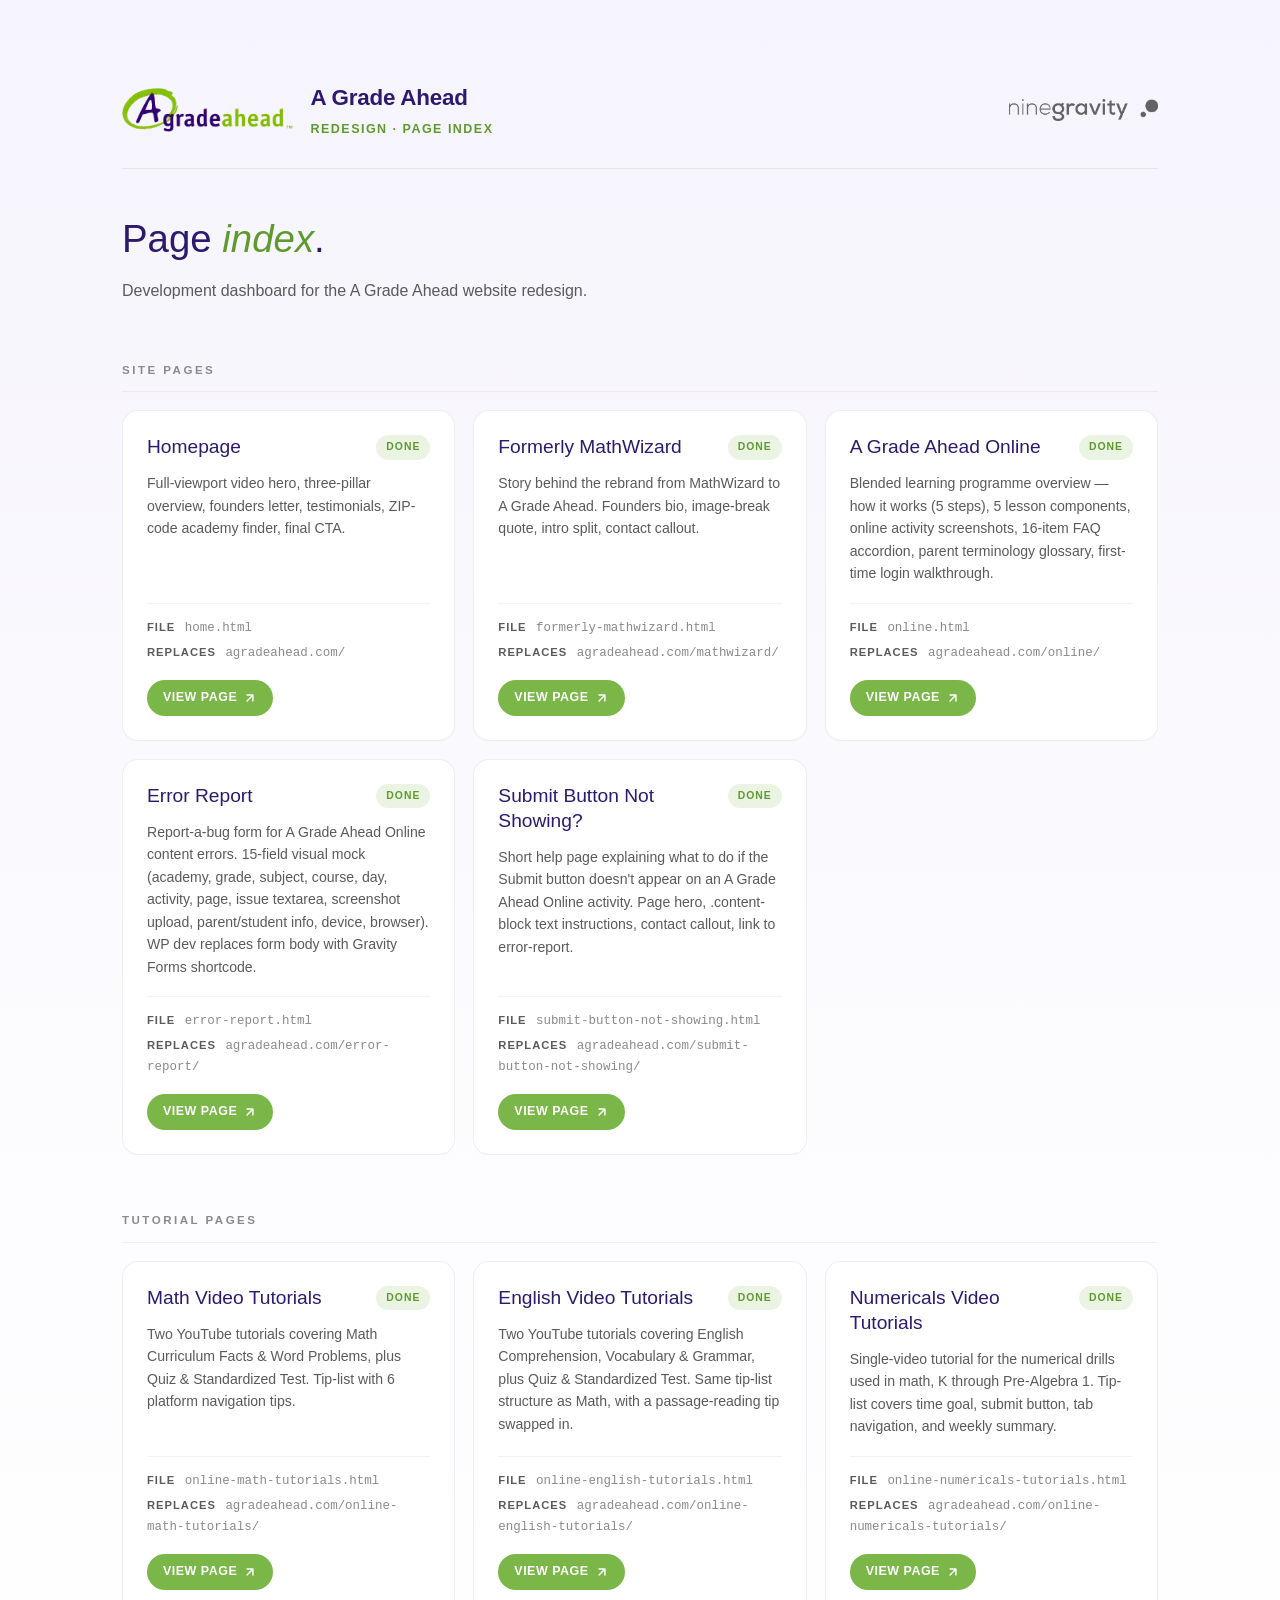
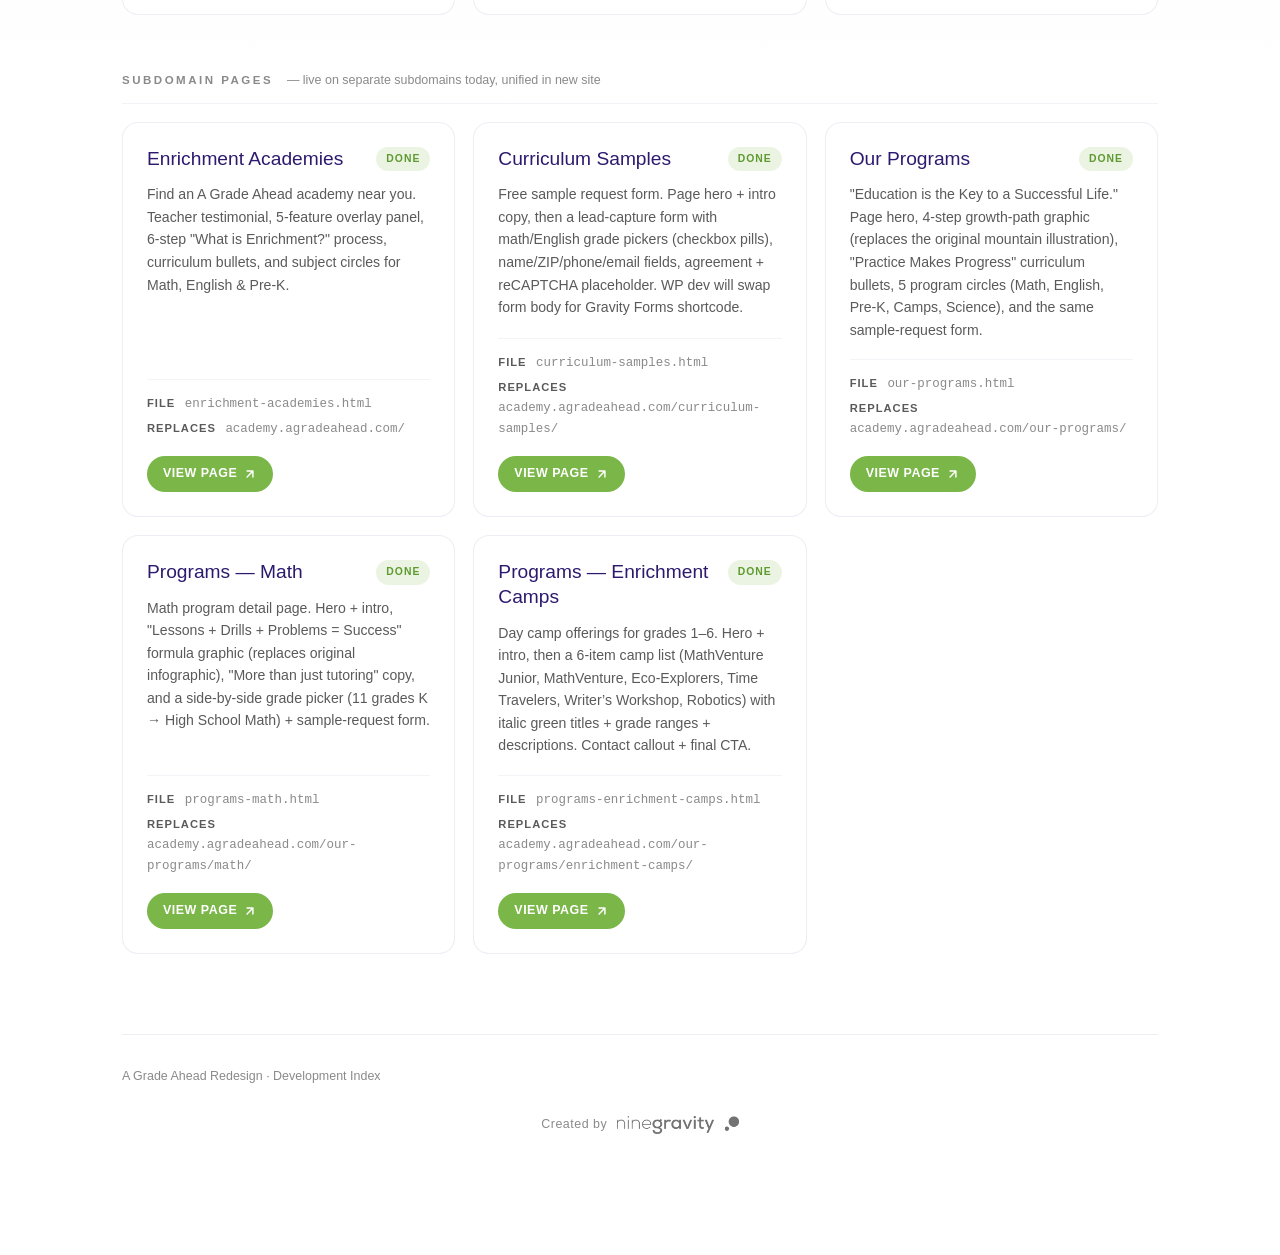
<file: index.html>
<!DOCTYPE html>
<html lang="en">
<head>
  <meta charset="UTF-8">
  <meta name="viewport" content="width=device-width, initial-scale=1.0">
  <title>Page Index | A Grade Ahead Redesign</title>
  <meta name="description" content="Development index for the A Grade Ahead website redesign. Each page opens in a new tab.">
  <meta name="robots" content="noindex,nofollow">


  <style>
    *, *::before, *::after { margin: 0; padding: 0; box-sizing: border-box; }
    :root {
      --purple-deep: #2D1A6E;
      --purple-mid: #312783;
      --purple-light: #4A3A9F;
      --green-primary: #7AB648;
      --green-dark: #5E9A2F;
      --green-light: #8EC95E;
      --navy: #1B1547;
      --white: #FFFFFF;
      --off-white: #F8F7F4;
      --warm-grey: #F2F0EB;
      --text-dark: #2C2C2C;
      --text-mid: #5A5A5A;
      --text-light: #8A8A8A;
      --font-heading: 'Arial Narrow', Arial, sans-serif;
      --font-body: 'Arial Narrow', Arial, sans-serif;
    }
    html { font-size: 16px; }
    body {
      font-family: var(--font-body);
      color: var(--text-dark);
      background: linear-gradient(180deg, #f6f4fc 0%, #ffffff 60%);
      min-height: 100vh;
      line-height: 1.6;
      -webkit-font-smoothing: antialiased;
    }
    a { color: inherit; text-decoration: none; transition: all 0.25s ease; }

    .index-shell {
      max-width: 1100px;
      margin: 0 auto;
      padding: 80px 32px 120px;
    }

    .index-header {
      display: flex;
      align-items: center;
      gap: 18px;
      margin-bottom: 48px;
      padding-bottom: 28px;
      border-bottom: 1px solid rgba(45,26,110,0.08);
    }
    .index-header__logo img {
      height: 44px;
      width: auto;
      display: block;
    }
    .index-header__brand {
      flex: 1;
    }
    .index-header__brand-name {
      font-family: var(--font-heading);
      font-size: 1.4rem;
      font-weight: 600;
      color: var(--purple-deep);
      letter-spacing: -0.01em;
    }
    .index-header__tag {
      font-size: 0.78rem;
      letter-spacing: 1.5px;
      text-transform: uppercase;
      color: var(--green-dark);
      font-weight: 600;
      margin-top: 4px;
    }
    .index-header__credit {
      display: inline-flex;
      align-items: center;
      transition: opacity 0.25s ease;
      flex-shrink: 0;
    }
    .index-header__credit img {
      height: 22px;
      width: auto;
      display: block;
      opacity: 0.6;
      transition: opacity 0.25s ease;
    }
    .index-header__credit:hover img { opacity: 1; }

    .index-intro {
      margin-bottom: 56px;
      max-width: 720px;
    }
    .index-intro h1 {
      font-family: var(--font-heading);
      font-size: 2.4rem;
      font-weight: 500;
      color: var(--purple-deep);
      line-height: 1.15;
      margin-bottom: 16px;
    }
    .index-intro h1 em {
      color: var(--green-dark);
      font-style: italic;
      font-weight: 500;
    }
    .index-intro p {
      font-size: 1rem;
      color: var(--text-mid);
      line-height: 1.75;
      font-weight: 300;
    }
    .index-intro code {
      background: rgba(45,26,110,0.08);
      color: var(--purple-deep);
      padding: 2px 8px;
      border-radius: 4px;
      font-size: 0.88rem;
      font-family: ui-monospace, 'SF Mono', Menlo, Consolas, monospace;
    }

    .group-heading {
      font-size: 0.72rem;
      letter-spacing: 2.5px;
      text-transform: uppercase;
      color: var(--text-light);
      font-weight: 600;
      margin-bottom: 18px;
      padding-bottom: 12px;
      border-bottom: 1px solid rgba(45,26,110,0.06);
    }
    .group-heading:not(:first-of-type) {
      margin-top: 56px;
    }
    .group-heading__sub {
      color: var(--text-light);
      font-weight: 400;
      text-transform: none;
      letter-spacing: 0;
      margin-left: 8px;
      font-size: 0.78rem;
    }

    .pages {
      display: grid;
      grid-template-columns: repeat(auto-fill, minmax(320px, 1fr));
      gap: 18px;
    }

    .page-card {
      display: flex;
      flex-direction: column;
      background: var(--white);
      border: 1px solid rgba(45,26,110,0.08);
      border-radius: 16px;
      padding: 24px;
      position: relative;
      transition: all 0.3s ease;
      overflow: hidden;
    }
    .page-card:not(.page-card--pending):hover {
      transform: translateY(-3px);
      border-color: rgba(122,182,72,0.4);
      box-shadow: 0 14px 40px rgba(45,26,110,0.08);
    }
    .page-card::before {
      content: '';
      position: absolute;
      top: 0; left: 0;
      width: 4px;
      height: 100%;
      background: linear-gradient(180deg, var(--green-primary), var(--green-dark));
      opacity: 0;
      transition: opacity 0.3s ease;
    }
    .page-card:not(.page-card--pending):hover::before { opacity: 1; }

    .page-card__top {
      display: flex;
      align-items: flex-start;
      justify-content: space-between;
      gap: 12px;
      margin-bottom: 12px;
    }
    .page-card__title {
      font-family: var(--font-heading);
      font-size: 1.2rem;
      font-weight: 500;
      color: var(--purple-deep);
      line-height: 1.3;
    }
    .page-card__badge {
      font-size: 0.65rem;
      letter-spacing: 1px;
      text-transform: uppercase;
      font-weight: 600;
      padding: 4px 10px;
      border-radius: 20px;
      flex-shrink: 0;
      white-space: nowrap;
    }
    .page-card__badge--done {
      background: rgba(122,182,72,0.15);
      color: var(--green-dark);
    }
    .page-card__badge--pending {
      background: rgba(45,26,110,0.08);
      color: var(--text-light);
    }
    .page-card__desc {
      font-size: 0.88rem;
      color: var(--text-mid);
      line-height: 1.6;
      font-weight: 300;
      margin-bottom: 18px;
      flex: 1;
    }
    .page-card__meta {
      display: flex;
      flex-direction: column;
      gap: 4px;
      font-size: 0.78rem;
      color: var(--text-light);
      margin-bottom: 16px;
      padding-top: 14px;
      border-top: 1px solid rgba(45,26,110,0.05);
    }
    .page-card__meta strong {
      color: var(--text-mid);
      font-weight: 600;
      font-size: 0.7rem;
      letter-spacing: 1px;
      text-transform: uppercase;
      margin-right: 6px;
    }
    .page-card__meta code {
      font-family: ui-monospace, 'SF Mono', Menlo, Consolas, monospace;
      font-size: 0.78rem;
    }
    .page-card__actions {
      display: flex;
      gap: 8px;
      align-items: center;
    }
    .page-card__btn {
      display: inline-flex;
      align-items: center;
      gap: 6px;
      padding: 8px 16px;
      border-radius: 30px;
      font-size: 0.78rem;
      font-weight: 600;
      letter-spacing: 0.5px;
      text-transform: uppercase;
      transition: all 0.25s ease;
    }
    .page-card__btn--primary {
      background: var(--green-primary);
      color: var(--white);
    }
    .page-card__btn--primary:hover {
      background: var(--green-dark);
      transform: translateX(2px);
    }
    .page-card__btn--ghost {
      color: var(--purple-deep);
      border: 1px solid rgba(45,26,110,0.15);
      background: transparent;
    }
    .page-card__btn--ghost:hover {
      border-color: var(--purple-deep);
      background: rgba(45,26,110,0.04);
    }
    .page-card__btn svg { width: 14px; height: 14px; }

    .page-card--pending {
      background: repeating-linear-gradient(
        45deg,
        var(--white),
        var(--white) 10px,
        rgba(45,26,110,0.02) 10px,
        rgba(45,26,110,0.02) 20px
      );
      opacity: 0.85;
    }
    .page-card--pending .page-card__title { color: var(--text-mid); }

    .index-footer {
      margin-top: 80px;
      padding-top: 32px;
      border-top: 1px solid rgba(45,26,110,0.08);
      display: flex;
      align-items: center;
      justify-content: space-between;
      flex-wrap: wrap;
      gap: 16px;
      font-size: 0.78rem;
      color: var(--text-light);
    }
    .index-footer a { color: var(--purple-deep); border-bottom: 1px solid rgba(45,26,110,0.2); }
    .index-footer a:hover { color: var(--green-dark); border-color: var(--green-dark); }

    .index-credit {
      display: flex;
      align-items: center;
      justify-content: center;
      gap: 10px;
      margin-top: 28px;
      font-size: 0.78rem;
      color: var(--text-light);
      letter-spacing: 0.5px;
    }
    .index-credit a {
      display: inline-flex;
      align-items: center;
      border-bottom: 0;
      transition: opacity 0.25s ease;
    }
    .index-credit img {
      height: 18px;
      width: auto;
      display: block;
      opacity: 0.55;
      transition: opacity 0.25s ease;
    }
    .index-credit a:hover img { opacity: 1; }

    @media (max-width: 600px) {
      .index-shell { padding: 48px 20px 80px; }
      .index-header { flex-wrap: wrap; }
      .index-intro h1 { font-size: 1.8rem; }
      .pages { grid-template-columns: 1fr; }
    }
  </style>
</head>
<body>
  <main class="index-shell">

    <header class="index-header">
      <div class="index-header__logo">
        <img src="agradeahead-assets/logo-dark.png" alt="A Grade Ahead">
      </div>
      <div class="index-header__brand">
        <div class="index-header__brand-name">A Grade Ahead</div>
        <div class="index-header__tag">Redesign &middot; Page Index</div>
      </div>
      <a href="https://ninegravity.com" target="_blank" rel="noopener" class="index-header__credit" aria-label="Built by ninegravity">
        <img src="agradeahead-assets/NG-Logo.png" alt="ninegravity">
      </a>
    </header>

    <section class="index-intro">
      <h1>Page <em>index</em>.</h1>
      <p>Development dashboard for the A Grade Ahead website redesign.</p>
    </section>

    <h2 class="group-heading">Site Pages</h2>
    <div class="pages">

      <article class="page-card">
        <div class="page-card__top">
          <h3 class="page-card__title">Homepage</h3>
          <span class="page-card__badge page-card__badge--done">Done</span>
        </div>
        <p class="page-card__desc">Full-viewport video hero, three-pillar overview, founders letter, testimonials, ZIP-code academy finder, final CTA.</p>
        <div class="page-card__meta">
          <div><strong>File</strong> <code>home.html</code></div>
          <div><strong>Replaces</strong> <code>agradeahead.com/</code></div>
        </div>
        <div class="page-card__actions">
          <a href="home.html" target="_blank" rel="noopener" class="page-card__btn page-card__btn--primary">
            View Page
            <svg viewBox="0 0 24 24" fill="none" stroke="currentColor" stroke-width="2.5" stroke-linecap="round" stroke-linejoin="round"><path d="M7 17L17 7M17 7H7M17 7V17"/></svg>
          </a>
        </div>
      </article>

      <article class="page-card">
        <div class="page-card__top">
          <h3 class="page-card__title">Formerly MathWizard</h3>
          <span class="page-card__badge page-card__badge--done">Done</span>
        </div>
        <p class="page-card__desc">Story behind the rebrand from MathWizard to A Grade Ahead. Founders bio, image-break quote, intro split, contact callout.</p>
        <div class="page-card__meta">
          <div><strong>File</strong> <code>formerly-mathwizard.html</code></div>
          <div><strong>Replaces</strong> <code>agradeahead.com/mathwizard/</code></div>
        </div>
        <div class="page-card__actions">
          <a href="formerly-mathwizard.html" target="_blank" rel="noopener" class="page-card__btn page-card__btn--primary">
            View Page
            <svg viewBox="0 0 24 24" fill="none" stroke="currentColor" stroke-width="2.5" stroke-linecap="round" stroke-linejoin="round"><path d="M7 17L17 7M17 7H7M17 7V17"/></svg>
          </a>
        </div>
      </article>

      <article class="page-card">
        <div class="page-card__top">
          <h3 class="page-card__title">A Grade Ahead Online</h3>
          <span class="page-card__badge page-card__badge--done">Done</span>
        </div>
        <p class="page-card__desc">Blended learning programme overview &mdash; how it works (5 steps), 5 lesson components, online activity screenshots, 16-item FAQ accordion, parent terminology glossary, first-time login walkthrough.</p>
        <div class="page-card__meta">
          <div><strong>File</strong> <code>online.html</code></div>
          <div><strong>Replaces</strong> <code>agradeahead.com/online/</code></div>
        </div>
        <div class="page-card__actions">
          <a href="online.html" target="_blank" rel="noopener" class="page-card__btn page-card__btn--primary">
            View Page
            <svg viewBox="0 0 24 24" fill="none" stroke="currentColor" stroke-width="2.5" stroke-linecap="round" stroke-linejoin="round"><path d="M7 17L17 7M17 7H7M17 7V17"/></svg>
          </a>
        </div>
      </article>

      <article class="page-card">
        <div class="page-card__top">
          <h3 class="page-card__title">Error Report</h3>
          <span class="page-card__badge page-card__badge--done">Done</span>
        </div>
        <p class="page-card__desc">Report-a-bug form for A Grade Ahead Online content errors. 15-field visual mock (academy, grade, subject, course, day, activity, page, issue textarea, screenshot upload, parent/student info, device, browser). WP dev replaces form body with Gravity Forms shortcode.</p>
        <div class="page-card__meta">
          <div><strong>File</strong> <code>error-report.html</code></div>
          <div><strong>Replaces</strong> <code>agradeahead.com/error-report/</code></div>
        </div>
        <div class="page-card__actions">
          <a href="error-report.html" target="_blank" rel="noopener" class="page-card__btn page-card__btn--primary">
            View Page
            <svg viewBox="0 0 24 24" fill="none" stroke="currentColor" stroke-width="2.5" stroke-linecap="round" stroke-linejoin="round"><path d="M7 17L17 7M17 7H7M17 7V17"/></svg>
          </a>
        </div>
      </article>

      <article class="page-card">
        <div class="page-card__top">
          <h3 class="page-card__title">Submit Button Not Showing?</h3>
          <span class="page-card__badge page-card__badge--done">Done</span>
        </div>
        <p class="page-card__desc">Short help page explaining what to do if the Submit button doesn't appear on an A Grade Ahead Online activity. Page hero, .content-block text instructions, contact callout, link to error-report.</p>
        <div class="page-card__meta">
          <div><strong>File</strong> <code>submit-button-not-showing.html</code></div>
          <div><strong>Replaces</strong> <code>agradeahead.com/submit-button-not-showing/</code></div>
        </div>
        <div class="page-card__actions">
          <a href="submit-button-not-showing.html" target="_blank" rel="noopener" class="page-card__btn page-card__btn--primary">
            View Page
            <svg viewBox="0 0 24 24" fill="none" stroke="currentColor" stroke-width="2.5" stroke-linecap="round" stroke-linejoin="round"><path d="M7 17L17 7M17 7H7M17 7V17"/></svg>
          </a>
        </div>
      </article>

    </div>

    <h2 class="group-heading">Tutorial Pages</h2>
    <div class="pages">

      <article class="page-card">
        <div class="page-card__top">
          <h3 class="page-card__title">Math Video Tutorials</h3>
          <span class="page-card__badge page-card__badge--done">Done</span>
        </div>
        <p class="page-card__desc">Two YouTube tutorials covering Math Curriculum Facts &amp; Word Problems, plus Quiz &amp; Standardized Test. Tip-list with 6 platform navigation tips.</p>
        <div class="page-card__meta">
          <div><strong>File</strong> <code>online-math-tutorials.html</code></div>
          <div><strong>Replaces</strong> <code>agradeahead.com/online-math-tutorials/</code></div>
        </div>
        <div class="page-card__actions">
          <a href="online-math-tutorials.html" target="_blank" rel="noopener" class="page-card__btn page-card__btn--primary">
            View Page
            <svg viewBox="0 0 24 24" fill="none" stroke="currentColor" stroke-width="2.5" stroke-linecap="round" stroke-linejoin="round"><path d="M7 17L17 7M17 7H7M17 7V17"/></svg>
          </a>
        </div>
      </article>

      <article class="page-card">
        <div class="page-card__top">
          <h3 class="page-card__title">English Video Tutorials</h3>
          <span class="page-card__badge page-card__badge--done">Done</span>
        </div>
        <p class="page-card__desc">Two YouTube tutorials covering English Comprehension, Vocabulary &amp; Grammar, plus Quiz &amp; Standardized Test. Same tip-list structure as Math, with a passage-reading tip swapped in.</p>
        <div class="page-card__meta">
          <div><strong>File</strong> <code>online-english-tutorials.html</code></div>
          <div><strong>Replaces</strong> <code>agradeahead.com/online-english-tutorials/</code></div>
        </div>
        <div class="page-card__actions">
          <a href="online-english-tutorials.html" target="_blank" rel="noopener" class="page-card__btn page-card__btn--primary">
            View Page
            <svg viewBox="0 0 24 24" fill="none" stroke="currentColor" stroke-width="2.5" stroke-linecap="round" stroke-linejoin="round"><path d="M7 17L17 7M17 7H7M17 7V17"/></svg>
          </a>
        </div>
      </article>

      <article class="page-card">
        <div class="page-card__top">
          <h3 class="page-card__title">Numericals Video Tutorials</h3>
          <span class="page-card__badge page-card__badge--done">Done</span>
        </div>
        <p class="page-card__desc">Single-video tutorial for the numerical drills used in math, K through Pre-Algebra 1. Tip-list covers time goal, submit button, tab navigation, and weekly summary.</p>
        <div class="page-card__meta">
          <div><strong>File</strong> <code>online-numericals-tutorials.html</code></div>
          <div><strong>Replaces</strong> <code>agradeahead.com/online-numericals-tutorials/</code></div>
        </div>
        <div class="page-card__actions">
          <a href="online-numericals-tutorials.html" target="_blank" rel="noopener" class="page-card__btn page-card__btn--primary">
            View Page
            <svg viewBox="0 0 24 24" fill="none" stroke="currentColor" stroke-width="2.5" stroke-linecap="round" stroke-linejoin="round"><path d="M7 17L17 7M17 7H7M17 7V17"/></svg>
          </a>
        </div>
      </article>

    </div>

    <h2 class="group-heading">Subdomain Pages <span class="group-heading__sub">&mdash; live on separate subdomains today, unified in new site</span></h2>
    <div class="pages">

      <article class="page-card">
        <div class="page-card__top">
          <h3 class="page-card__title">Enrichment Academies</h3>
          <span class="page-card__badge page-card__badge--done">Done</span>
        </div>
        <p class="page-card__desc">Find an A Grade Ahead academy near you. Teacher testimonial, 5-feature overlay panel, 6-step "What is Enrichment?" process, curriculum bullets, and subject circles for Math, English &amp; Pre-K.</p>
        <div class="page-card__meta">
          <div><strong>File</strong> <code>enrichment-academies.html</code></div>
          <div><strong>Replaces</strong> <code>academy.agradeahead.com/</code></div>
        </div>
        <div class="page-card__actions">
          <a href="enrichment-academies.html" target="_blank" rel="noopener" class="page-card__btn page-card__btn--primary">
            View Page
            <svg viewBox="0 0 24 24" fill="none" stroke="currentColor" stroke-width="2.5" stroke-linecap="round" stroke-linejoin="round"><path d="M7 17L17 7M17 7H7M17 7V17"/></svg>
          </a>
        </div>
      </article>

      <article class="page-card">
        <div class="page-card__top">
          <h3 class="page-card__title">Curriculum Samples</h3>
          <span class="page-card__badge page-card__badge--done">Done</span>
        </div>
        <p class="page-card__desc">Free sample request form. Page hero + intro copy, then a lead-capture form with math/English grade pickers (checkbox pills), name/ZIP/phone/email fields, agreement + reCAPTCHA placeholder. WP dev will swap form body for Gravity Forms shortcode.</p>
        <div class="page-card__meta">
          <div><strong>File</strong> <code>curriculum-samples.html</code></div>
          <div><strong>Replaces</strong> <code>academy.agradeahead.com/curriculum-samples/</code></div>
        </div>
        <div class="page-card__actions">
          <a href="curriculum-samples.html" target="_blank" rel="noopener" class="page-card__btn page-card__btn--primary">
            View Page
            <svg viewBox="0 0 24 24" fill="none" stroke="currentColor" stroke-width="2.5" stroke-linecap="round" stroke-linejoin="round"><path d="M7 17L17 7M17 7H7M17 7V17"/></svg>
          </a>
        </div>
      </article>

      <article class="page-card">
        <div class="page-card__top">
          <h3 class="page-card__title">Our Programs</h3>
          <span class="page-card__badge page-card__badge--done">Done</span>
        </div>
        <p class="page-card__desc">"Education is the Key to a Successful Life." Page hero, 4-step growth-path graphic (replaces the original mountain illustration), "Practice Makes Progress" curriculum bullets, 5 program circles (Math, English, Pre-K, Camps, Science), and the same sample-request form.</p>
        <div class="page-card__meta">
          <div><strong>File</strong> <code>our-programs.html</code></div>
          <div><strong>Replaces</strong> <code>academy.agradeahead.com/our-programs/</code></div>
        </div>
        <div class="page-card__actions">
          <a href="our-programs.html" target="_blank" rel="noopener" class="page-card__btn page-card__btn--primary">
            View Page
            <svg viewBox="0 0 24 24" fill="none" stroke="currentColor" stroke-width="2.5" stroke-linecap="round" stroke-linejoin="round"><path d="M7 17L17 7M17 7H7M17 7V17"/></svg>
          </a>
        </div>
      </article>

      <article class="page-card">
        <div class="page-card__top">
          <h3 class="page-card__title">Programs &mdash; Math</h3>
          <span class="page-card__badge page-card__badge--done">Done</span>
        </div>
        <p class="page-card__desc">Math program detail page. Hero + intro, "Lessons + Drills + Problems = Success" formula graphic (replaces original infographic), "More than just tutoring" copy, and a side-by-side grade picker (11 grades K → High School Math) + sample-request form.</p>
        <div class="page-card__meta">
          <div><strong>File</strong> <code>programs-math.html</code></div>
          <div><strong>Replaces</strong> <code>academy.agradeahead.com/our-programs/math/</code></div>
        </div>
        <div class="page-card__actions">
          <a href="programs-math.html" target="_blank" rel="noopener" class="page-card__btn page-card__btn--primary">
            View Page
            <svg viewBox="0 0 24 24" fill="none" stroke="currentColor" stroke-width="2.5" stroke-linecap="round" stroke-linejoin="round"><path d="M7 17L17 7M17 7H7M17 7V17"/></svg>
          </a>
        </div>
      </article>

      <article class="page-card">
        <div class="page-card__top">
          <h3 class="page-card__title">Programs &mdash; Enrichment Camps</h3>
          <span class="page-card__badge page-card__badge--done">Done</span>
        </div>
        <p class="page-card__desc">Day camp offerings for grades 1&ndash;6. Hero + intro, then a 6-item camp list (MathVenture Junior, MathVenture, Eco-Explorers, Time Travelers, Writer&rsquo;s Workshop, Robotics) with italic green titles + grade ranges + descriptions. Contact callout + final CTA.</p>
        <div class="page-card__meta">
          <div><strong>File</strong> <code>programs-enrichment-camps.html</code></div>
          <div><strong>Replaces</strong> <code>academy.agradeahead.com/our-programs/enrichment-camps/</code></div>
        </div>
        <div class="page-card__actions">
          <a href="programs-enrichment-camps.html" target="_blank" rel="noopener" class="page-card__btn page-card__btn--primary">
            View Page
            <svg viewBox="0 0 24 24" fill="none" stroke="currentColor" stroke-width="2.5" stroke-linecap="round" stroke-linejoin="round"><path d="M7 17L17 7M17 7H7M17 7V17"/></svg>
          </a>
        </div>
      </article>

    </div>

    <footer class="index-footer">
      <span>A Grade Ahead Redesign &middot; Development Index</span>
    </footer>

    <div class="index-credit">
      <span>Created by</span>
      <a href="https://ninegravity.com" target="_blank" rel="noopener" aria-label="ninegravity">
        <img src="agradeahead-assets/NG-Logo.png" alt="ninegravity">
      </a>
    </div>

  </main>
</body>
</html>
</file>
